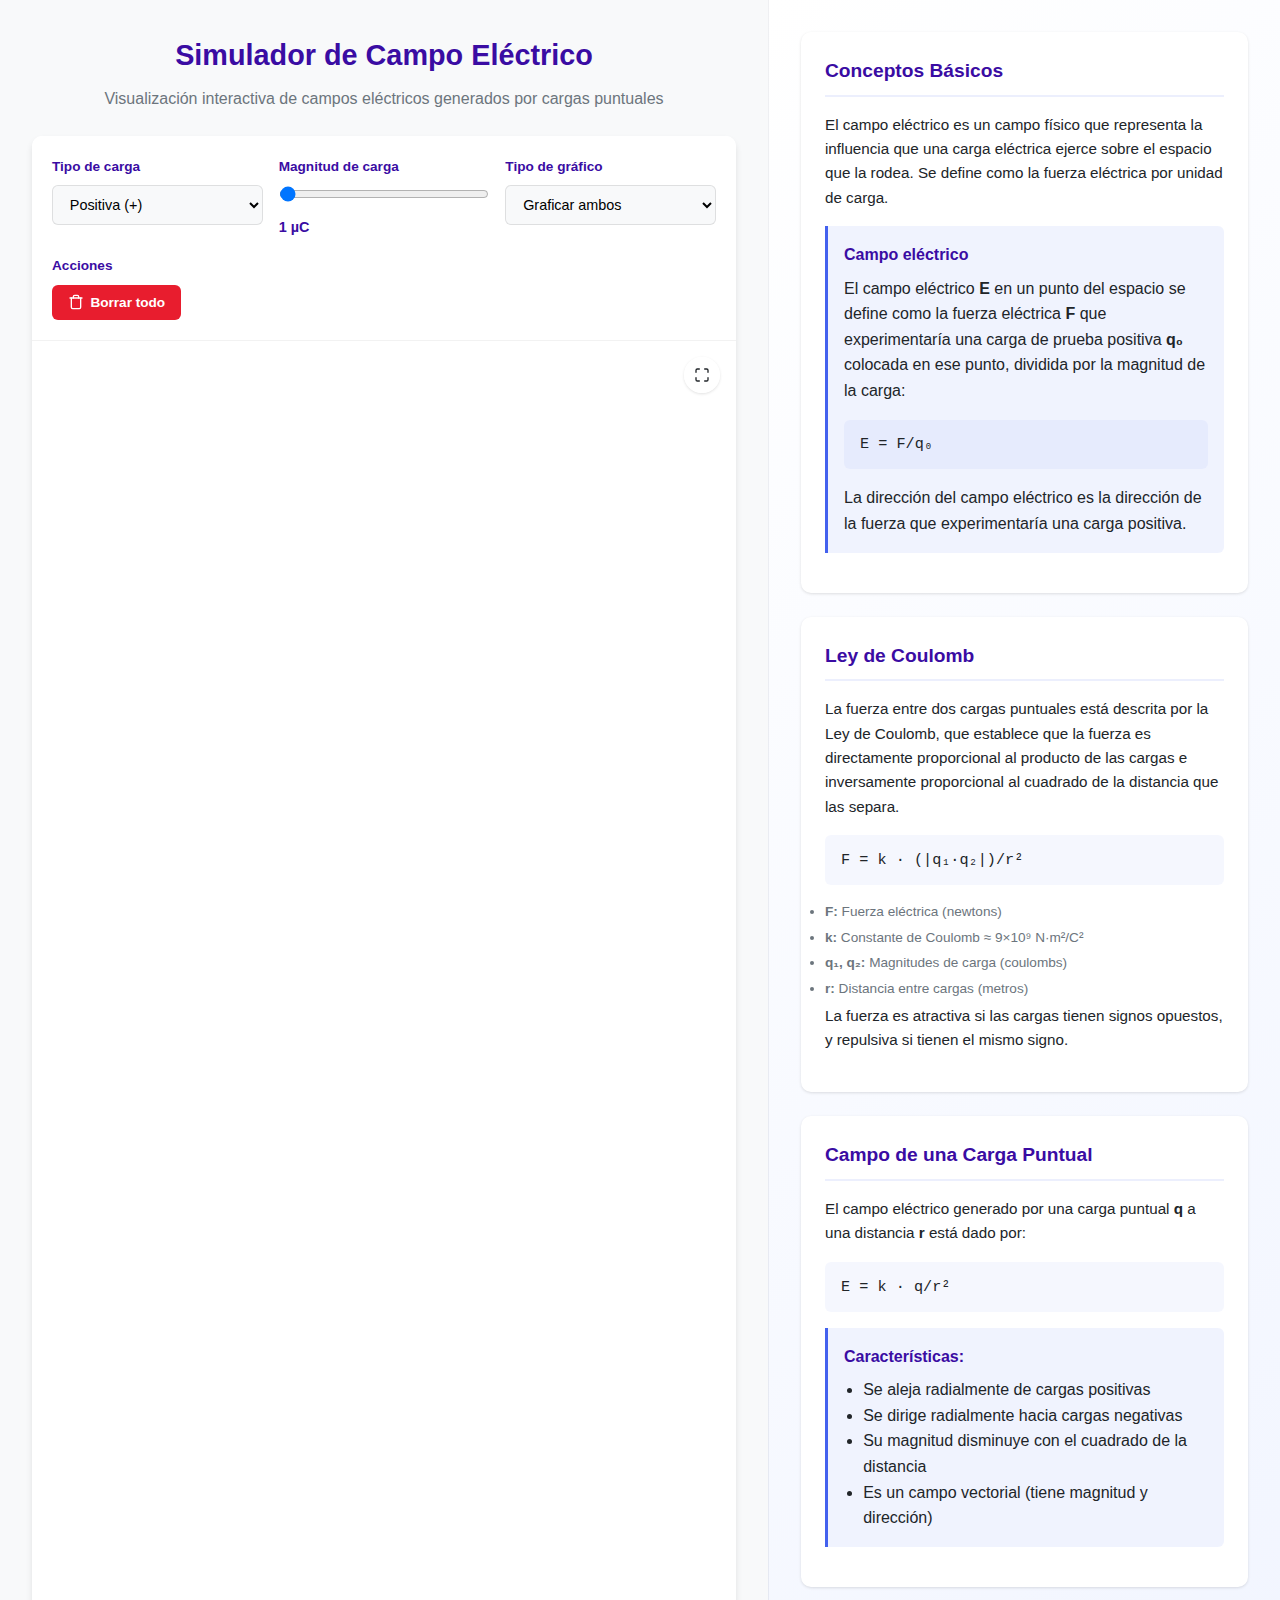
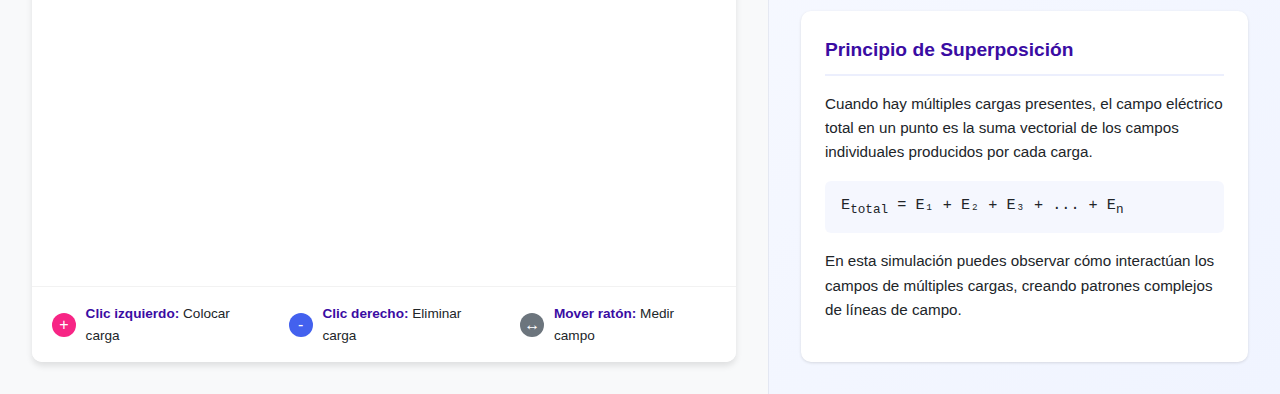
<file: index.html>
<!DOCTYPE html>
<html lang="es">
<head>
  <meta charset="UTF-8">
  <meta name="viewport" content="width=device-width, initial-scale=1.0">
  <title>Simulador de Campo Eléctrico</title>
  <link rel="stylesheet" href="assets/css/styles.css">
</head>
<body>
  <div class="app-container">
    <div class="simulator-section">
      <div class="header">
        <h1>Simulador de Campo Eléctrico</h1>
        <p class="subtitle">Visualización interactiva de campos eléctricos generados por cargas puntuales</p>
      </div>
      
      <div class="simulator-card">
        <div class="controls">
          <div class="control-group">
            <label for="chargeType">Tipo de carga</label>
            <select id="chargeType">
              <option value="1">Positiva (+)</option>
              <option value="-1">Negativa (-)</option>
            </select>
          </div>
          
          <div class="control-group">
            <label for="chargeValue">Magnitud de carga</label>
            <input type="range" id="chargeValue" min="1" max="10" step="1" value="1">
            <div class="value-display" id="chargeValueDisplay">1 µC</div>
          </div>
          
          <div class="control-group">
            <label for="plotType">Tipo de gráfico</label>
            <select id="plotType">
              <option value="vector">Graficar vectores</option>
              <option value="lines">Graficar lineas</option>
              <option value="both" selected>Graficar ambos</option>
            </select>
          </div>

          <div class="control-group">
            <label>Acciones</label>
            <div class="buttons">
              <button id="clearBtn" class="danger">
                <svg width="16" height="16" viewBox="0 0 24 24" fill="none" stroke="currentColor" stroke-width="2" stroke-linecap="round" stroke-linejoin="round">
                  <polyline points="3 6 5 6 21 6"></polyline>
                  <path d="M19 6v14a2 2 0 0 1-2 2H7a2 2 0 0 1-2-2V6m3 0V4a2 2 0 0 1 2-2h4a2 2 0 0 1 2 2v2"></path>
                </svg>
                Borrar todo
              </button>
            </div>
          </div>
        </div>
        
        <div class="simulation-container">
          <div class="fullscreen-btn" id="fullscreenBtn" title="Pantalla completa">
            <svg width="18" height="18" viewBox="0 0 24 24" fill="none" stroke="currentColor" stroke-width="2" stroke-linecap="round" stroke-linejoin="round">
              <path d="M8 3H5a2 2 0 0 0-2 2v3m18 0V5a2 2 0 0 0-2-2h-3m0 18h3a2 2 0 0 0 2-2v-3M3 16v3a2 2 0 0 0 2 2h3"></path>
            </svg>
          </div>
          <div class="simulation-area">
            <canvas id="canvas" width="800" height="500"></canvas>
            <div id="tooltip" class="tooltip"></div>
          </div>
        </div>
        
        <div class="instructions">
          <div class="instruction">
            <div class="instruction-icon" style="background-color: var(--positive); color: white;">+</div>
            <div class="instruction-text"><strong>Clic izquierdo:</strong> Colocar carga</div>
          </div>
          <div class="instruction">
            <div class="instruction-icon" style="background-color: var(--negative); color: white;">-</div>
            <div class="instruction-text"><strong>Clic derecho:</strong> Eliminar carga</div>
          </div>
          <div class="instruction">
            <div class="instruction-icon" style="background-color: var(--gray); color: white;">↔</div>
            <div class="instruction-text"><strong>Mover ratón:</strong> Medir campo</div>
          </div>
        </div>
      </div>
    </div>
    
    <div class="theory-section">
      <div class="theory-content">
        <div class="theory-block">
          <h3 class="theory-title">Conceptos Básicos</h3>
          <p class="theory-text">El campo eléctrico es un campo físico que representa la influencia que una carga eléctrica ejerce sobre el espacio que la rodea. Se define como la fuerza eléctrica por unidad de carga.</p>
          
          <div class="highlight">
            <div class="highlight-title">Campo eléctrico</div>
            <p>El campo eléctrico <strong>E</strong> en un punto del espacio se define como la fuerza eléctrica <strong>F</strong> que experimentaría una carga de prueba positiva <strong>q₀</strong> colocada en ese punto, dividida por la magnitud de la carga:</p>
            <div class="formula">E = F/q₀</div>
            <p>La dirección del campo eléctrico es la dirección de la fuerza que experimentaría una carga positiva.</p>
          </div>
        </div>
        
        <div class="theory-block">
          <h3 class="theory-title">Ley de Coulomb</h3>
          <p class="theory-text">La fuerza entre dos cargas puntuales está descrita por la Ley de Coulomb, que establece que la fuerza es directamente proporcional al producto de las cargas e inversamente proporcional al cuadrado de la distancia que las separa.</p>
          
          <div class="formula">F = k · (|q₁·q₂|)/r²</div>
          
          <div class="formula-vars">
            <ul>
              <li><strong>F:</strong> Fuerza eléctrica (newtons)</li>
              <li><strong>k:</strong> Constante de Coulomb ≈ 9×10⁹ N·m²/C²</li>
              <li><strong>q₁, q₂:</strong> Magnitudes de carga (coulombs)</li>
              <li><strong>r:</strong> Distancia entre cargas (metros)</li>
            </ul>
          </div>
          
          <p class="theory-text">La fuerza es atractiva si las cargas tienen signos opuestos, y repulsiva si tienen el mismo signo.</p>
        </div>
        
        <div class="theory-block">
          <h3 class="theory-title">Campo de una Carga Puntual</h3>
          <p class="theory-text">El campo eléctrico generado por una carga puntual <strong>q</strong> a una distancia <strong>r</strong> está dado por:</p>
          
          <div class="formula">E = k · q/r²</div>
          
          <div class="highlight">
            <div class="highlight-title">Características:</div>
            <ul style="padding-left: 1.2rem;">
              <li>Se aleja radialmente de cargas positivas</li>
              <li>Se dirige radialmente hacia cargas negativas</li>
              <li>Su magnitud disminuye con el cuadrado de la distancia</li>
              <li>Es un campo vectorial (tiene magnitud y dirección)</li>
            </ul>
          </div>
        </div>
        
        <div class="theory-block">
          <h3 class="theory-title">Principio de Superposición</h3>
          <p class="theory-text">Cuando hay múltiples cargas presentes, el campo eléctrico total en un punto es la suma vectorial de los campos individuales producidos por cada carga.</p>
          
          <div class="formula">E<sub>total</sub> = E₁ + E₂ + E₃ + ... + E<sub>n</sub></div>
          
          <p class="theory-text">En esta simulación puedes observar cómo interactúan los campos de múltiples cargas, creando patrones complejos de líneas de campo.</p>
        </div>
      </div>
    </div>
  </div>
  <script src="assets/js/script.js"></script>
</body>
</html>
</file>
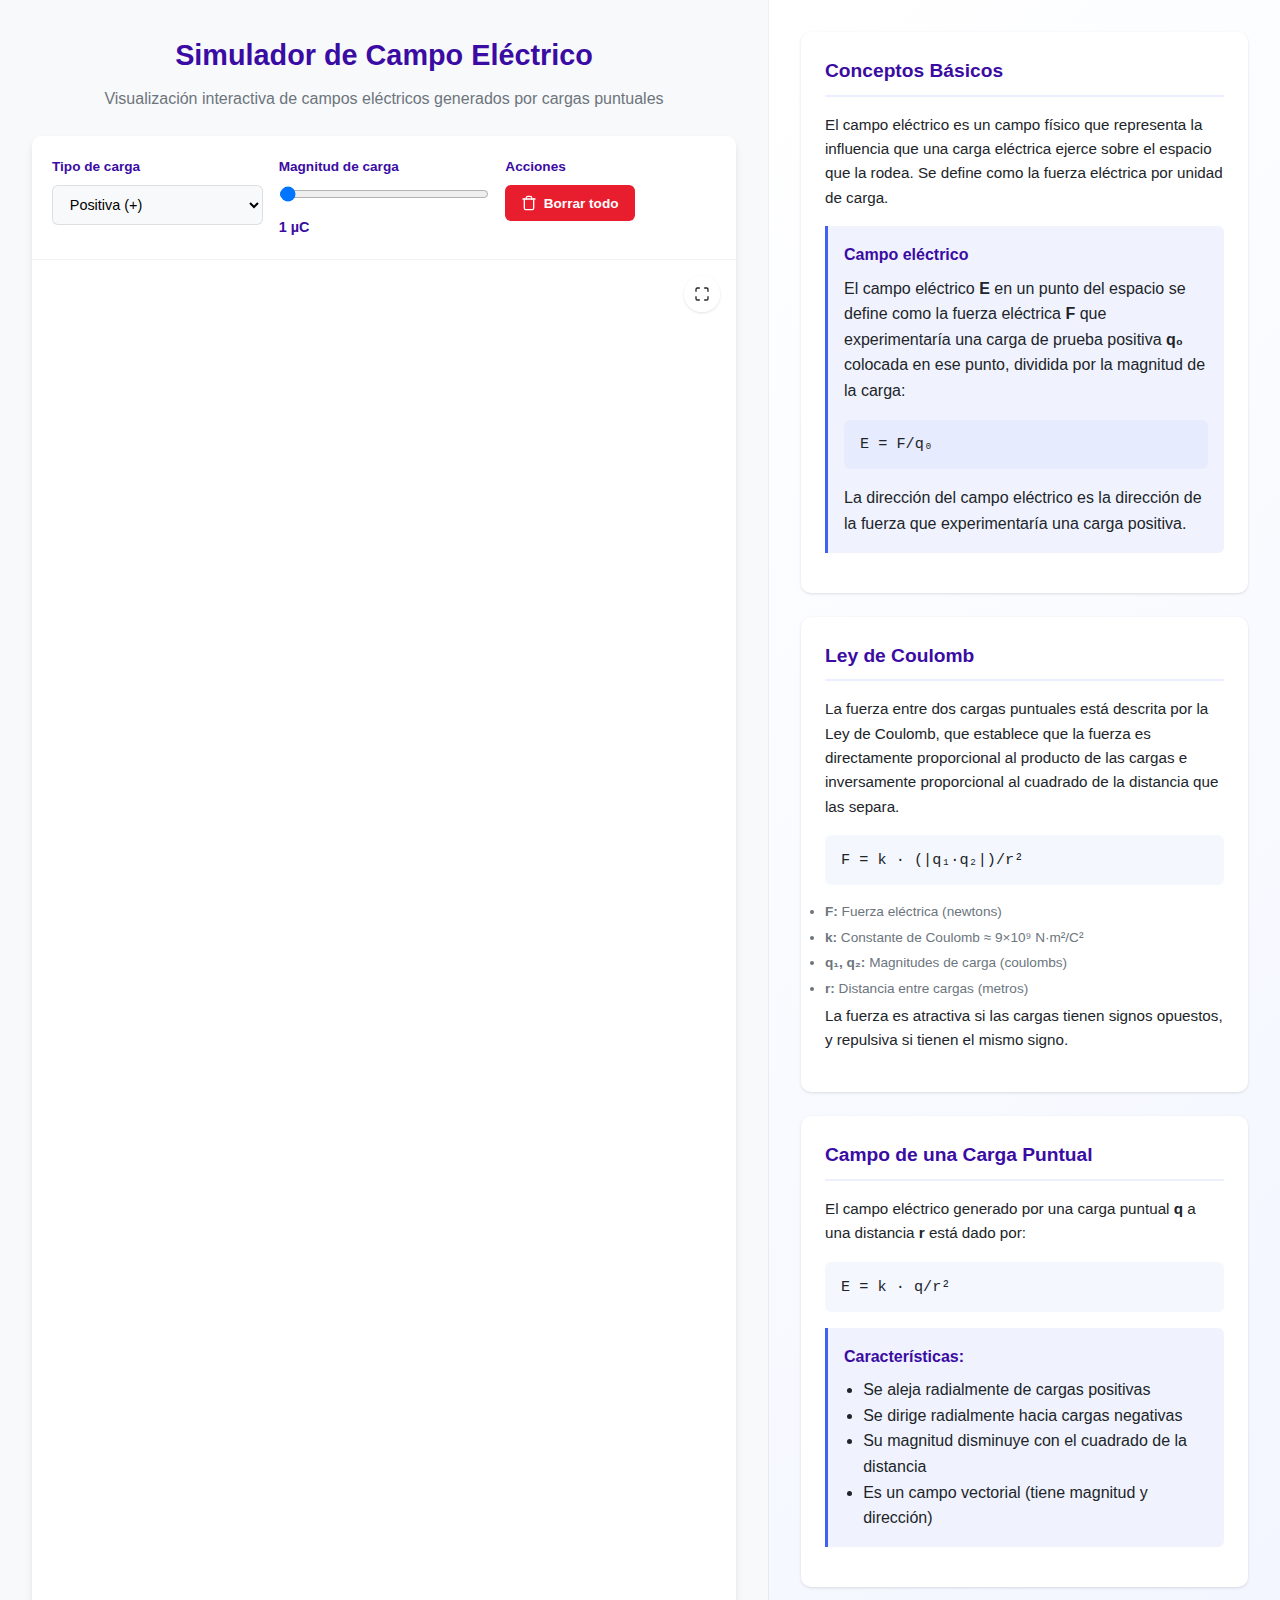
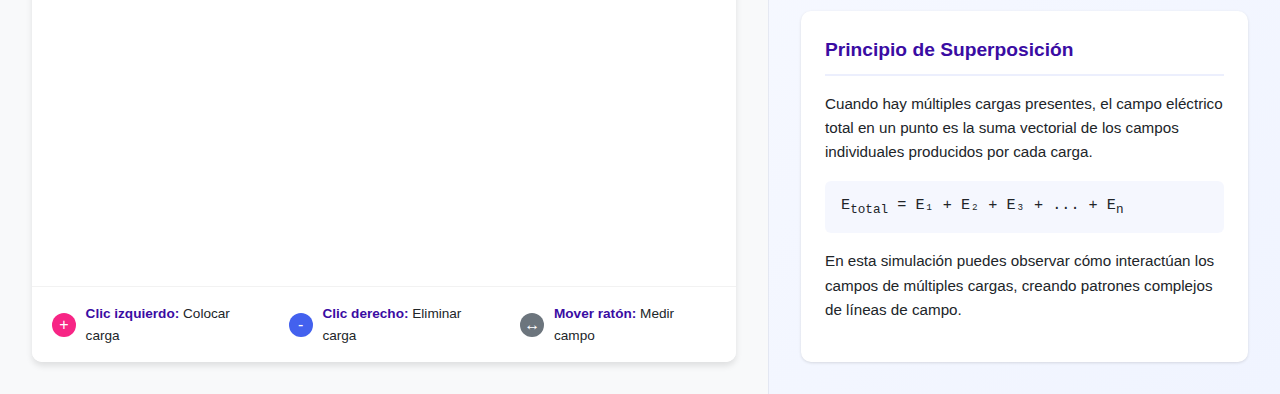
<file: v6_p.html>
<!DOCTYPE html>
<html lang="es">
<head>
  <meta charset="UTF-8">
  <meta name="viewport" content="width=device-width, initial-scale=1.0">
  <title>Simulador de Campo Eléctrico</title>
  <link rel="stylesheet" href="styles.css">
</head>
<body>
  <div class="app-container">
    <div class="simulator-section">
      <div class="header">
        <h1>Simulador de Campo Eléctrico</h1>
        <p class="subtitle">Visualización interactiva de campos eléctricos generados por cargas puntuales</p>
      </div>
      
      <div class="simulator-card">
        <div class="controls">
          <div class="control-group">
            <label for="chargeType">Tipo de carga</label>
            <select id="chargeType">
              <option value="1">Positiva (+)</option>
              <option value="-1">Negativa (-)</option>
            </select>
          </div>
          
          <div class="control-group">
            <label for="chargeValue">Magnitud de carga</label>
            <input type="range" id="chargeValue" min="1" max="10" step="1" value="1">
            <div class="value-display" id="chargeValueDisplay">1 µC</div>
          </div>
          
          <div class="control-group">
            <label>Acciones</label>
            <div class="buttons">
              <button id="clearBtn" class="danger">
                <svg width="16" height="16" viewBox="0 0 24 24" fill="none" stroke="currentColor" stroke-width="2" stroke-linecap="round" stroke-linejoin="round">
                  <polyline points="3 6 5 6 21 6"></polyline>
                  <path d="M19 6v14a2 2 0 0 1-2 2H7a2 2 0 0 1-2-2V6m3 0V4a2 2 0 0 1 2-2h4a2 2 0 0 1 2 2v2"></path>
                </svg>
                Borrar todo
              </button>
            </div>
          </div>
        </div>
        
        <div class="simulation-container">
          <div class="fullscreen-btn" id="fullscreenBtn" title="Pantalla completa">
            <svg width="18" height="18" viewBox="0 0 24 24" fill="none" stroke="currentColor" stroke-width="2" stroke-linecap="round" stroke-linejoin="round">
              <path d="M8 3H5a2 2 0 0 0-2 2v3m18 0V5a2 2 0 0 0-2-2h-3m0 18h3a2 2 0 0 0 2-2v-3M3 16v3a2 2 0 0 0 2 2h3"></path>
            </svg>
          </div>
          <div class="simulation-area">
            <canvas id="canvas" width="800" height="500"></canvas>
            <div id="tooltip" class="tooltip"></div>
          </div>
        </div>
        
        <div class="instructions">
          <div class="instruction">
            <div class="instruction-icon" style="background-color: var(--positive); color: white;">+</div>
            <div class="instruction-text"><strong>Clic izquierdo:</strong> Colocar carga</div>
          </div>
          <div class="instruction">
            <div class="instruction-icon" style="background-color: var(--negative); color: white;">-</div>
            <div class="instruction-text"><strong>Clic derecho:</strong> Eliminar carga</div>
          </div>
          <div class="instruction">
            <div class="instruction-icon" style="background-color: var(--gray); color: white;">↔</div>
            <div class="instruction-text"><strong>Mover ratón:</strong> Medir campo</div>
          </div>
        </div>
      </div>
    </div>
    
    <div class="theory-section">
      <div class="theory-content">
        <div class="theory-block">
          <h3 class="theory-title">Conceptos Básicos</h3>
          <p class="theory-text">El campo eléctrico es un campo físico que representa la influencia que una carga eléctrica ejerce sobre el espacio que la rodea. Se define como la fuerza eléctrica por unidad de carga.</p>
          
          <div class="highlight">
            <div class="highlight-title">Campo eléctrico</div>
            <p>El campo eléctrico <strong>E</strong> en un punto del espacio se define como la fuerza eléctrica <strong>F</strong> que experimentaría una carga de prueba positiva <strong>q₀</strong> colocada en ese punto, dividida por la magnitud de la carga:</p>
            <div class="formula">E = F/q₀</div>
            <p>La dirección del campo eléctrico es la dirección de la fuerza que experimentaría una carga positiva.</p>
          </div>
        </div>
        
        <div class="theory-block">
          <h3 class="theory-title">Ley de Coulomb</h3>
          <p class="theory-text">La fuerza entre dos cargas puntuales está descrita por la Ley de Coulomb, que establece que la fuerza es directamente proporcional al producto de las cargas e inversamente proporcional al cuadrado de la distancia que las separa.</p>
          
          <div class="formula">F = k · (|q₁·q₂|)/r²</div>
          
          <div class="formula-vars">
            <ul>
              <li><strong>F:</strong> Fuerza eléctrica (newtons)</li>
              <li><strong>k:</strong> Constante de Coulomb ≈ 9×10⁹ N·m²/C²</li>
              <li><strong>q₁, q₂:</strong> Magnitudes de carga (coulombs)</li>
              <li><strong>r:</strong> Distancia entre cargas (metros)</li>
            </ul>
          </div>
          
          <p class="theory-text">La fuerza es atractiva si las cargas tienen signos opuestos, y repulsiva si tienen el mismo signo.</p>
        </div>
        
        <div class="theory-block">
          <h3 class="theory-title">Campo de una Carga Puntual</h3>
          <p class="theory-text">El campo eléctrico generado por una carga puntual <strong>q</strong> a una distancia <strong>r</strong> está dado por:</p>
          
          <div class="formula">E = k · q/r²</div>
          
          <div class="highlight">
            <div class="highlight-title">Características:</div>
            <ul style="padding-left: 1.2rem;">
              <li>Se aleja radialmente de cargas positivas</li>
              <li>Se dirige radialmente hacia cargas negativas</li>
              <li>Su magnitud disminuye con el cuadrado de la distancia</li>
              <li>Es un campo vectorial (tiene magnitud y dirección)</li>
            </ul>
          </div>
        </div>
        
        <div class="theory-block">
          <h3 class="theory-title">Principio de Superposición</h3>
          <p class="theory-text">Cuando hay múltiples cargas presentes, el campo eléctrico total en un punto es la suma vectorial de los campos individuales producidos por cada carga.</p>
          
          <div class="formula">E<sub>total</sub> = E₁ + E₂ + E₃ + ... + E<sub>n</sub></div>
          
          <p class="theory-text">En esta simulación puedes observar cómo interactúan los campos de múltiples cargas, creando patrones complejos de líneas de campo.</p>
        </div>
      </div>
    </div>
  </div>
  <script src="app.js"></script>
</body>
</html>
</file>
<file: assets/css/styles.css>
:root {
--primary: #4361ee;
--primary-light: #4895ef;
--primary-dark: #3a0ca3;
--secondary: #f72585;
--accent: #4cc9f0;
--light: #f8f9fa;
--dark: #212529;
--gray: #6c757d;
--white: #ffffff;
--positive: #f72585;
--positive-light: #ffb3d1;
--negative: #4361ee;
--negative-light: #b8c2ff;
--shadow-sm: 0 1px 3px rgba(0,0,0,0.12);
--shadow-md: 0 4px 6px rgba(0,0,0,0.1);
--shadow-lg: 0 10px 15px rgba(0,0,0,0.1);
--radius-sm: 6px;
--radius-md: 10px;
--radius-lg: 14px;
}

* {
box-sizing: border-box;
margin: 0;
padding: 0;
}

body {
font-family: 'Inter', -apple-system, BlinkMacSystemFont, sans-serif;
background-color: var(--light);
color: var(--dark);
line-height: 1.6;
display: flex;
flex-direction: column;
min-height: 100vh;
}

.app-container {
display: flex;
flex: 1;
}

.simulator-section {
flex: 0 0 60%;
padding: 2rem;
display: flex;
flex-direction: column;
}

.theory-section {
flex: 0 0 40%;
background: linear-gradient(135deg, var(--white) 0%, #f0f4ff 100%);
padding: 2rem;
border-left: 1px solid rgba(0,0,0,0.05);
overflow-y: auto;
}

.header {
margin-bottom: 1.5rem;
align-self: center;
}

h1 {
font-size: 1.8rem;
font-weight: 700;
color: var(--primary-dark);
margin-bottom: 0.5rem;
text-align: center;
}

.subtitle {
font-size: 1rem;
color: var(--gray);
font-weight: 400;
}

.simulator-card {
background-color: var(--white);
border-radius: var(--radius-md);
box-shadow: var(--shadow-md);
overflow: hidden;
flex: 1;
display: flex;
flex-direction: column;
}

.controls {
display: flex;
gap: 1rem;
padding: 1.25rem;
background-color: var(--white);
border-bottom: 1px solid rgba(0,0,0,0.05);
flex-wrap: wrap;
}

.control-group {
flex: 1;
min-width: 180px;
}

label {
display: block;
font-size: 0.85rem;
font-weight: 600;
color: var(--primary-dark);
margin-bottom: 0.5rem;
}

select, input {
width: 100%;
padding: 0.6rem 0.8rem;
border: 1px solid rgba(0,0,0,0.1);
border-radius: var(--radius-sm);
font-size: 0.9rem;
transition: all 0.2s;
background-color: var(--light);
}

select:focus, input:focus {
outline: none;
border-color: var(--primary);
box-shadow: 0 0 0 3px rgba(67, 97, 238, 0.15);
}

input[type="range"] {
padding: 0.5rem 0;
/*-webkit-appearance: none; */
height: 6px;
background: var(--light);
border-radius: 3px;
}

input[type="range"]::-webkit-slider-thumb {
-webkit-appearance: none;
width: 18px;
height: 18px;
background: var(--primary);
border-radius: 50%;
cursor: pointer;
}

.value-display {
font-size: 0.9rem;
font-weight: 600;
color: var(--primary-dark);
margin-top: 0.3rem;
}

.buttons {
display: flex;
gap: 0.75rem;
}

button {
padding: 0.6rem 1rem;
border: none;
border-radius: var(--radius-sm);
font-size: 0.85rem;
font-weight: 600;
cursor: pointer;
transition: all 0.2s;
display: inline-flex;
align-items: center;
gap: 0.4rem;
}

button.primary {
background-color: var(--primary);
color: var(--white);
}

button.primary:hover {
background-color: var(--primary-dark);
}

button.secondary {
background-color: var(--light);
color: var(--primary-dark);
}

button.secondary:hover {
background-color: #e2e6ff;
}

button.danger {
background-color: #e81d2e;
color: var(--white);
}

button.danger:hover {
background-color: #ab0715;
}

.simulation-container {
position: relative;
flex: 1;
}

.fullscreen-btn {
position: absolute;
top: 1rem;
right: 1rem;
z-index: 10;
background-color: rgba(255,255,255,0.9);
border-radius: 50%;
width: 36px;
height: 36px;
display: flex;
align-items: center;
justify-content: center;
cursor: pointer;
box-shadow: var(--shadow-sm);
transition: all 0.2s;
}

.fullscreen-btn:hover {
background-color: var(--white);
transform: scale(1.1);
}

.fullscreen-btn svg {
width: 16px;
height: 16px;
}

.simulation-area {
width: 100%;
height: 100%;
background-color: var(--white);
}

canvas {
display: block;
width: 100%;
height: 100%;
cursor: crosshair;
}

.tooltip {
position: absolute;
background-color: rgba(0, 0, 0, 0.85);
color: var(--white);
padding: 0.5rem 0.75rem;
border-radius: var(--radius-sm);
font-size: 0.8rem;
pointer-events: none;
z-index: 100;
display: none;
}

.charge-value {
position: absolute;
font-size: 0.75rem;
font-weight: 700;
pointer-events: none;
background-color: rgba(255, 255, 255, 0.95);
padding: 0.25rem 0.5rem;
border-radius: 1rem;
box-shadow: var(--shadow-sm);
}

.instructions {
display: flex;
gap: 1.5rem;
padding: 1rem 1.25rem;
background-color: var(--white);
border-top: 1px solid rgba(0,0,0,0.05);
}

.instruction {
display: flex;
align-items: center;
gap: 0.6rem;
}

.instruction-icon {
width: 24px;
height: 24px;
border-radius: 50%;
display: flex;
align-items: center;
justify-content: center;
flex-shrink: 0;
}

.instruction-text {
font-size: 0.85rem;
}

.instruction-text strong {
color: var(--primary-dark);
}

/* Teoría */
.theory-content {
height: 100%;
display: flex;
flex-direction: column;
gap: 1.5rem;
}

.theory-block {
background-color: var(--white);
border-radius: var(--radius-md);
padding: 1.5rem;
box-shadow: var(--shadow-sm);
}

.theory-title {
font-size: 1.2rem;
font-weight: 700;
color: var(--primary-dark);
margin-bottom: 1rem;
padding-bottom: 0.5rem;
border-bottom: 2px solid rgba(67, 97, 238, 0.1);
}

.theory-text {
font-size: 0.95rem;
color: var(--dark);
margin-bottom: 1rem;
line-height: 1.6;
}

.highlight {
background-color: rgba(67, 97, 238, 0.08);
padding: 1rem;
border-left: 3px solid var(--primary);
border-radius: 0 var(--radius-sm) var(--radius-sm) 0;
margin: 1rem 0;
}

.highlight-title {
font-weight: 700;
color: var(--primary-dark);
margin-bottom: 0.5rem;
}

.formula {
font-family: 'Courier New', monospace;
background-color: rgba(67, 97, 238, 0.05);
padding: 0.8rem 1rem;
border-radius: var(--radius-sm);
margin: 1rem 0;
font-size: 0.95rem;
overflow-x: auto;
}

.formula-vars {
font-size: 0.85rem;
color: var(--gray);
margin-top: 0.5rem;
}

.formula-vars li {
margin-bottom: 0.25rem;
}

/* Fullscreen styles */
.fullscreen-mode {
position: fixed;
top: 0;
left: 0;
width: 100%;
height: 100%;
z-index: 1000;
background-color: var(--white);
padding: 0;
margin: 0;
}

.fullscreen-mode .simulation-area {
height: 100%;
}

.fullscreen-mode .controls {
position: fixed;
top: 0;
left: 0;
width: 100%;
z-index: 1001;
background-color: rgba(255,255,255,0.95);
backdrop-filter: blur(5px);
}

.fullscreen-mode .instructions {
position: fixed;
bottom: 0;
left: 0;
width: 100%;
z-index: 1001;
background-color: rgba(255,255,255,0.95);
backdrop-filter: blur(5px);
}

/* Responsive */
@media (max-width: 1024px) {
.app-container {
    flex-direction: column;
}

.simulator-section, .theory-section {
    flex: 1;
}

.theory-section {
    border-left: none;
    border-top: 1px solid rgba(0,0,0,0.05);
}
}

@media (max-width: 768px) {
.simulator-section, .theory-section {
    padding: 1.5rem;
}

.controls {
    flex-direction: column;
    gap: 1rem;
}

.control-group {
    min-width: 100%;
}

.instructions {
    flex-direction: column;
    gap: 0.75rem;
}
}
</file>
<file: styles.css>
:root {
--primary: #4361ee;
--primary-light: #4895ef;
--primary-dark: #3a0ca3;
--secondary: #f72585;
--accent: #4cc9f0;
--light: #f8f9fa;
--dark: #212529;
--gray: #6c757d;
--white: #ffffff;
--positive: #f72585;
--positive-light: #ffb3d1;
--negative: #4361ee;
--negative-light: #b8c2ff;
--shadow-sm: 0 1px 3px rgba(0,0,0,0.12);
--shadow-md: 0 4px 6px rgba(0,0,0,0.1);
--shadow-lg: 0 10px 15px rgba(0,0,0,0.1);
--radius-sm: 6px;
--radius-md: 10px;
--radius-lg: 14px;
}

* {
box-sizing: border-box;
margin: 0;
padding: 0;
}

body {
font-family: 'Inter', -apple-system, BlinkMacSystemFont, sans-serif;
background-color: var(--light);
color: var(--dark);
line-height: 1.6;
display: flex;
flex-direction: column;
min-height: 100vh;
}

.app-container {
display: flex;
flex: 1;
}

.simulator-section {
flex: 0 0 60%;
padding: 2rem;
display: flex;
flex-direction: column;
}

.theory-section {
flex: 0 0 40%;
background: linear-gradient(135deg, var(--white) 0%, #f0f4ff 100%);
padding: 2rem;
border-left: 1px solid rgba(0,0,0,0.05);
overflow-y: auto;
}

.header {
margin-bottom: 1.5rem;
align-self: center;
}

h1 {
font-size: 1.8rem;
font-weight: 700;
color: var(--primary-dark);
margin-bottom: 0.5rem;
text-align: center;
}

.subtitle {
font-size: 1rem;
color: var(--gray);
font-weight: 400;
}

.simulator-card {
background-color: var(--white);
border-radius: var(--radius-md);
box-shadow: var(--shadow-md);
overflow: hidden;
flex: 1;
display: flex;
flex-direction: column;
}

.controls {
display: flex;
gap: 1rem;
padding: 1.25rem;
background-color: var(--white);
border-bottom: 1px solid rgba(0,0,0,0.05);
flex-wrap: wrap;
}

.control-group {
flex: 1;
min-width: 180px;
}

label {
display: block;
font-size: 0.85rem;
font-weight: 600;
color: var(--primary-dark);
margin-bottom: 0.5rem;
}

select, input {
width: 100%;
padding: 0.6rem 0.8rem;
border: 1px solid rgba(0,0,0,0.1);
border-radius: var(--radius-sm);
font-size: 0.9rem;
transition: all 0.2s;
background-color: var(--light);
}

select:focus, input:focus {
outline: none;
border-color: var(--primary);
box-shadow: 0 0 0 3px rgba(67, 97, 238, 0.15);
}

input[type="range"] {
padding: 0.5rem 0;
/*-webkit-appearance: none; */
height: 6px;
background: var(--light);
border-radius: 3px;
}

input[type="range"]::-webkit-slider-thumb {
-webkit-appearance: none;
width: 18px;
height: 18px;
background: var(--primary);
border-radius: 50%;
cursor: pointer;
}

.value-display {
font-size: 0.9rem;
font-weight: 600;
color: var(--primary-dark);
margin-top: 0.3rem;
}

.buttons {
display: flex;
gap: 0.75rem;
}

button {
padding: 0.6rem 1rem;
border: none;
border-radius: var(--radius-sm);
font-size: 0.85rem;
font-weight: 600;
cursor: pointer;
transition: all 0.2s;
display: inline-flex;
align-items: center;
gap: 0.4rem;
}

button.primary {
background-color: var(--primary);
color: var(--white);
}

button.primary:hover {
background-color: var(--primary-dark);
}

button.secondary {
background-color: var(--light);
color: var(--primary-dark);
}

button.secondary:hover {
background-color: #e2e6ff;
}

button.danger {
background-color: #e81d2e;
color: var(--white);
}

button.danger:hover {
background-color: #ab0715;
}

.simulation-container {
position: relative;
flex: 1;
}

.fullscreen-btn {
position: absolute;
top: 1rem;
right: 1rem;
z-index: 10;
background-color: rgba(255,255,255,0.9);
border-radius: 50%;
width: 36px;
height: 36px;
display: flex;
align-items: center;
justify-content: center;
cursor: pointer;
box-shadow: var(--shadow-sm);
transition: all 0.2s;
}

.fullscreen-btn:hover {
background-color: var(--white);
transform: scale(1.1);
}

.fullscreen-btn svg {
width: 16px;
height: 16px;
}

.simulation-area {
width: 100%;
height: 100%;
background-color: var(--white);
}

canvas {
display: block;
width: 100%;
height: 100%;
cursor: crosshair;
}

.tooltip {
position: absolute;
background-color: rgba(0, 0, 0, 0.85);
color: var(--white);
padding: 0.5rem 0.75rem;
border-radius: var(--radius-sm);
font-size: 0.8rem;
pointer-events: none;
z-index: 100;
display: none;
}

.charge-value {
position: absolute;
font-size: 0.75rem;
font-weight: 700;
pointer-events: none;
background-color: rgba(255, 255, 255, 0.95);
padding: 0.25rem 0.5rem;
border-radius: 1rem;
box-shadow: var(--shadow-sm);
}

.instructions {
display: flex;
gap: 1.5rem;
padding: 1rem 1.25rem;
background-color: var(--white);
border-top: 1px solid rgba(0,0,0,0.05);
}

.instruction {
display: flex;
align-items: center;
gap: 0.6rem;
}

.instruction-icon {
width: 24px;
height: 24px;
border-radius: 50%;
display: flex;
align-items: center;
justify-content: center;
flex-shrink: 0;
}

.instruction-text {
font-size: 0.85rem;
}

.instruction-text strong {
color: var(--primary-dark);
}

/* Teoría */
.theory-content {
height: 100%;
display: flex;
flex-direction: column;
gap: 1.5rem;
}

.theory-block {
background-color: var(--white);
border-radius: var(--radius-md);
padding: 1.5rem;
box-shadow: var(--shadow-sm);
}

.theory-title {
font-size: 1.2rem;
font-weight: 700;
color: var(--primary-dark);
margin-bottom: 1rem;
padding-bottom: 0.5rem;
border-bottom: 2px solid rgba(67, 97, 238, 0.1);
}

.theory-text {
font-size: 0.95rem;
color: var(--dark);
margin-bottom: 1rem;
line-height: 1.6;
}

.highlight {
background-color: rgba(67, 97, 238, 0.08);
padding: 1rem;
border-left: 3px solid var(--primary);
border-radius: 0 var(--radius-sm) var(--radius-sm) 0;
margin: 1rem 0;
}

.highlight-title {
font-weight: 700;
color: var(--primary-dark);
margin-bottom: 0.5rem;
}

.formula {
font-family: 'Courier New', monospace;
background-color: rgba(67, 97, 238, 0.05);
padding: 0.8rem 1rem;
border-radius: var(--radius-sm);
margin: 1rem 0;
font-size: 0.95rem;
overflow-x: auto;
}

.formula-vars {
font-size: 0.85rem;
color: var(--gray);
margin-top: 0.5rem;
}

.formula-vars li {
margin-bottom: 0.25rem;
}

/* Fullscreen styles */
.fullscreen-mode {
position: fixed;
top: 0;
left: 0;
width: 100%;
height: 100%;
z-index: 1000;
background-color: var(--white);
padding: 0;
margin: 0;
}

.fullscreen-mode .simulation-area {
height: 100%;
}

.fullscreen-mode .controls {
position: fixed;
top: 0;
left: 0;
width: 100%;
z-index: 1001;
background-color: rgba(255,255,255,0.95);
backdrop-filter: blur(5px);
}

.fullscreen-mode .instructions {
position: fixed;
bottom: 0;
left: 0;
width: 100%;
z-index: 1001;
background-color: rgba(255,255,255,0.95);
backdrop-filter: blur(5px);
}

/* Responsive */
@media (max-width: 1024px) {
.app-container {
    flex-direction: column;
}

.simulator-section, .theory-section {
    flex: 1;
}

.theory-section {
    border-left: none;
    border-top: 1px solid rgba(0,0,0,0.05);
}
}

@media (max-width: 768px) {
.simulator-section, .theory-section {
    padding: 1.5rem;
}

.controls {
    flex-direction: column;
    gap: 1rem;
}

.control-group {
    min-width: 100%;
}

.instructions {
    flex-direction: column;
    gap: 0.75rem;
}
}
</file>
